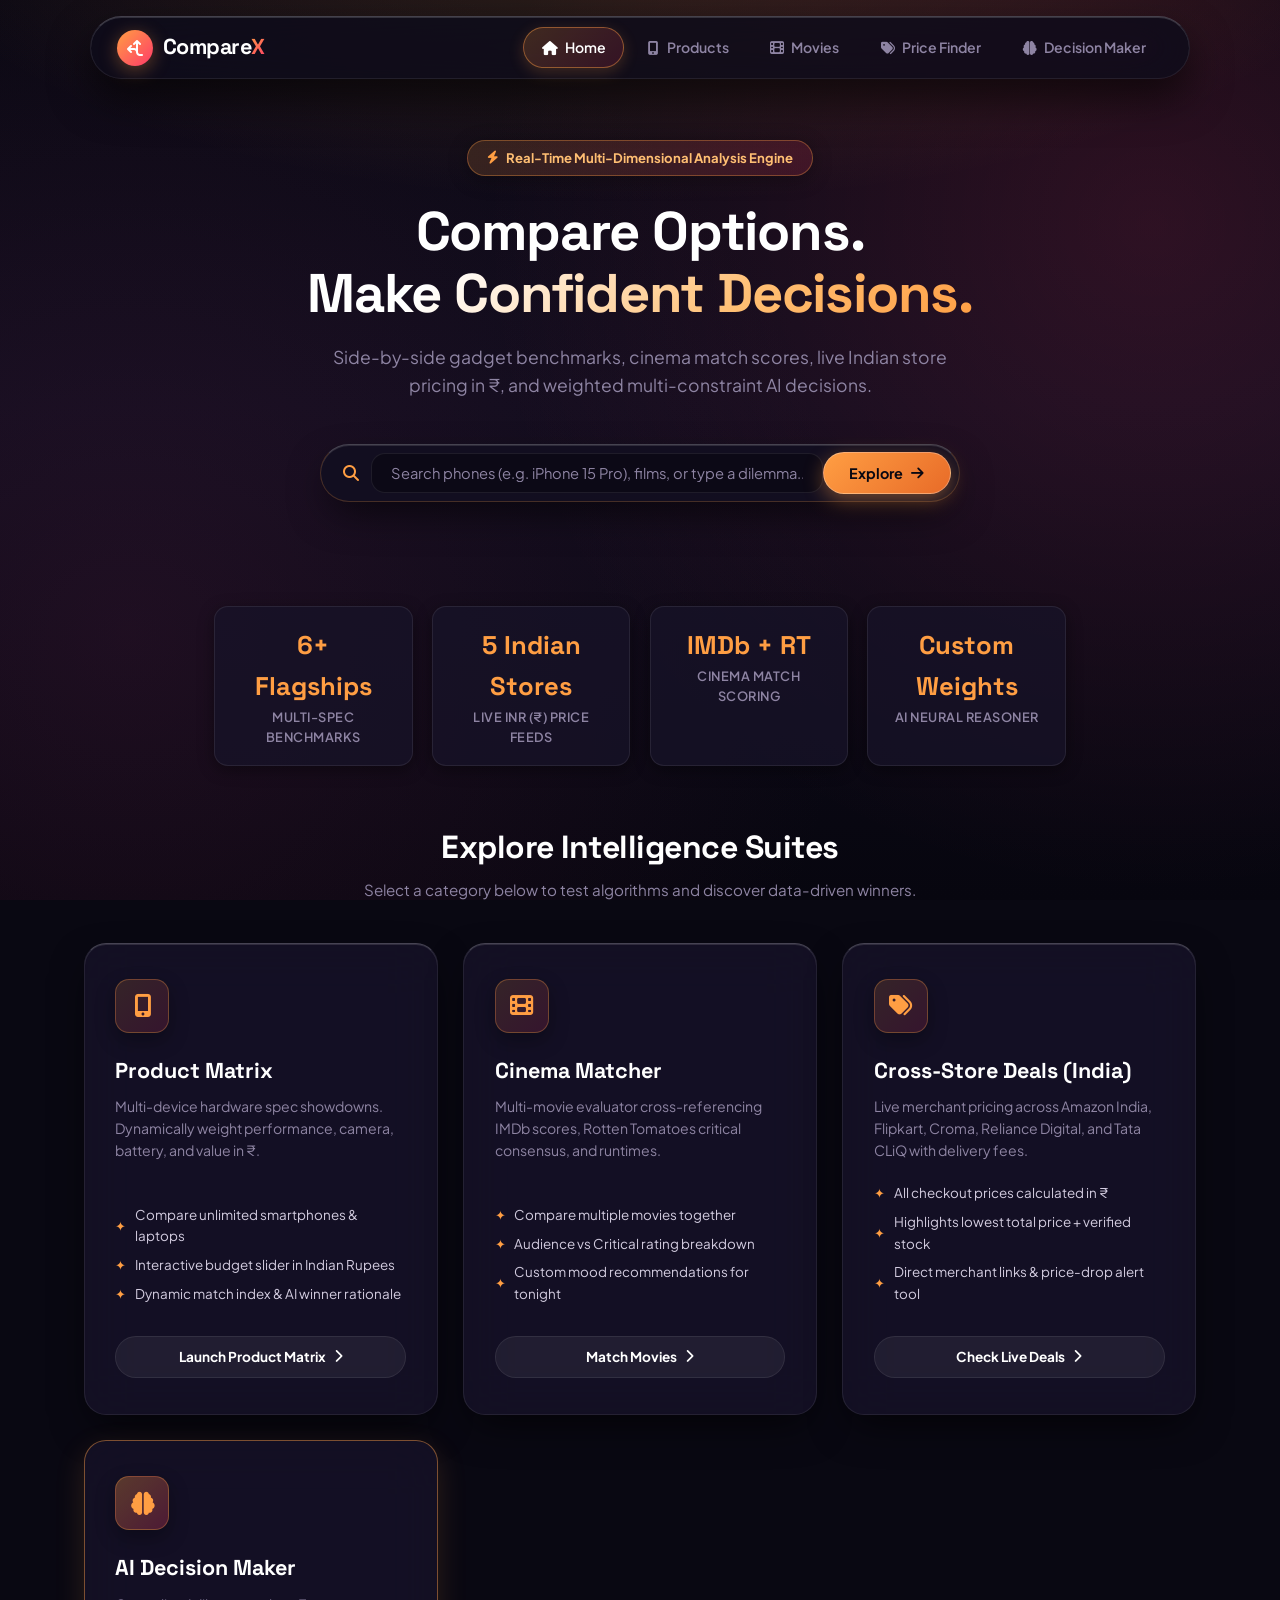
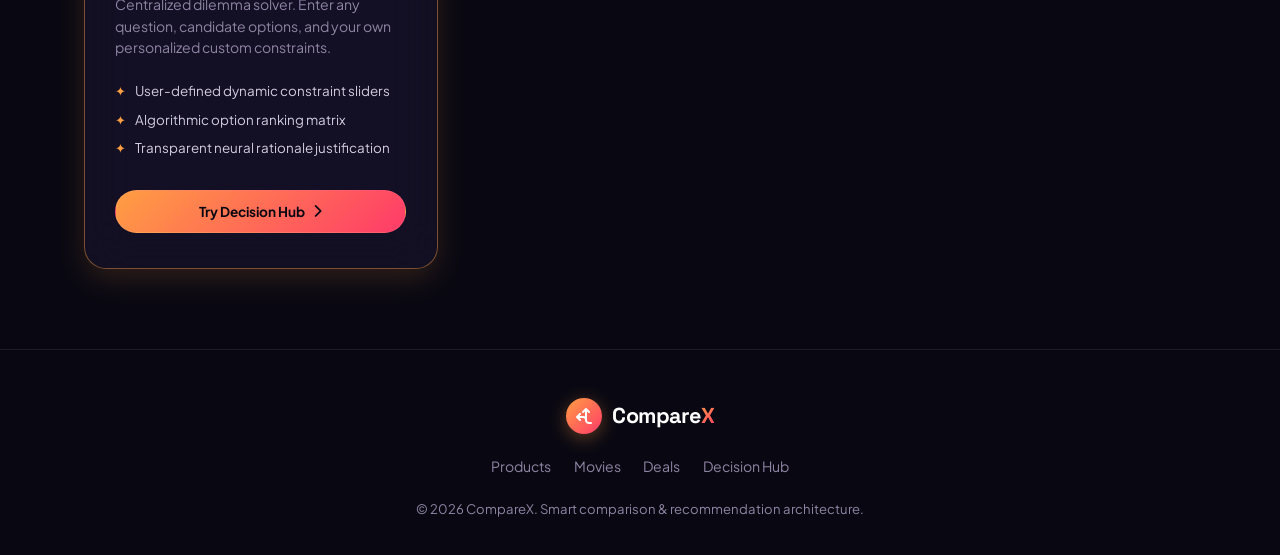
<file: index.html>
<!DOCTYPE html>
<html lang="en">
<head>
  <meta charset="UTF-8">
  <meta name="viewport" content="width=device-width, initial-scale=1.0">
  <title>CompareX — Smart Decision & Comparison Engine</title>
  <link rel="stylesheet" href="css/style.css">
  <link rel="stylesheet" href="https://cdnjs.cloudflare.com/ajax/libs/font-awesome/6.4.0/css/all.min.css">
  <style>
    /* Hero Feature Metric Grid */
    .hero-stats-banner {
      display: grid;
      grid-template-columns: repeat(auto-fit, minmax(180px, 1fr));
      gap: 1.2rem;
      max-width: 900px;
      margin: 0 auto 3.5rem;
      padding: 0 1.5rem;
    }
    .stat-pill-card {
      background: var(--surface-card);
      border: 1px solid var(--border-hairline);
      border-radius: var(--radius-inner);
      padding: 1.1rem 1.4rem;
      text-align: center;
      box-shadow: var(--shadow-sm);
      transition: var(--transition);
    }
    .stat-pill-card:hover {
      border-color: var(--border-active);
      transform: translateY(-3px);
    }
    .stat-number {
      font-family: 'Space Grotesk', sans-serif;
      font-size: 1.6rem;
      font-weight: 800;
      color: var(--c-amber-primary);
    }
    .stat-label {
      font-size: 0.8rem;
      color: var(--text-dim);
      font-weight: 600;
      text-transform: uppercase;
      letter-spacing: 0.5px;
    }
  </style>
</head>
<body>
  <!-- Navigation Island -->
  <header class="navbar">
    <a href="index.html" class="brand">
      <div class="brand-icon"><i class="fa-solid fa-arrows-split-up-and-left"></i></div>
      <div class="brand-name">Compare<span>X</span></div>
    </a>
    <ul class="nav-links">
      <li><a href="index.html" class="active"><i class="fa-solid fa-house"></i> Home</a></li>
      <li><a href="products.html"><i class="fa-solid fa-mobile-screen-button"></i> Products</a></li>
      <li><a href="movies.html"><i class="fa-solid fa-film"></i> Movies</a></li>
      <li><a href="prices.html"><i class="fa-solid fa-tags"></i> Price Finder</a></li>
      <li><a href="decision.html"><i class="fa-solid fa-brain"></i> Decision Maker</a></li>
    </ul>
  </header>

  <!-- Hero Section -->
  <main>
    <section class="hero">
      <div class="hero-pill">
        <i class="fa-solid fa-bolt" style="color: var(--c-amber-primary);"></i> Real-Time Multi-Dimensional Analysis Engine
      </div>
      <h1>Compare Options.<br><span class="gradient-text">Make Confident Decisions.</span></h1>
      <p class="hero-sub">
        Side-by-side gadget benchmarks, cinema match scores, live Indian store pricing in ₹, and weighted multi-constraint AI decisions.
      </p>

      <!-- Global Search Pill -->
      <div class="search-container">
        <div class="search-box">
          <i class="fa-solid fa-magnifying-glass" style="color: var(--c-amber-primary); margin-right: 0.75rem;"></i>
          <input type="text" id="mainSearchInput" placeholder="Search phones (e.g. iPhone 15 Pro), films, or type a dilemma...">
          <button class="search-btn" id="mainSearchBtn">
            Explore <i class="fa-solid fa-arrow-right"></i>
          </button>
        </div>
      </div>
    </section>

    <!-- Quick Stats Bar -->
    <div class="hero-stats-banner">
      <div class="stat-pill-card">
        <div class="stat-number">6+ Flagships</div>
        <div class="stat-label">Multi-Spec Benchmarks</div>
      </div>
      <div class="stat-pill-card">
        <div class="stat-number">5 Indian Stores</div>
        <div class="stat-label">Live INR (₹) Price Feeds</div>
      </div>
      <div class="stat-pill-card">
        <div class="stat-number">IMDb + RT</div>
        <div class="stat-label">Cinema Match Scoring</div>
      </div>
      <div class="stat-pill-card">
        <div class="stat-number">Custom Weights</div>
        <div class="stat-label">AI Neural Reasoner</div>
      </div>
    </div>

    <!-- Category Grid with Enhanced Visual Cards -->
    <section class="categories-section">
      <div class="section-title-wrap">
        <h2 class="section-title">Explore Intelligence Suites</h2>
        <p class="section-sub">Select a category below to test algorithms and discover data-driven winners.</p>
      </div>

      <div class="category-grid">
        <!-- Card 1: Product Comparison -->
        <div class="cat-card">
          <div class="cat-icon"><i class="fa-solid fa-mobile-screen-button"></i></div>
          <h3>Product Matrix</h3>
          <p>Multi-device hardware spec showdowns. Dynamically weight performance, camera, battery, and value in ₹.</p>
          <ul class="cat-features">
            <li>Compare unlimited smartphones & laptops</li>
            <li>Interactive budget slider in Indian Rupees</li>
            <li>Dynamic match index & AI winner rationale</li>
          </ul>
          <a href="products.html" class="btn-card">Launch Product Matrix <i class="fa-solid fa-chevron-right"></i></a>
        </div>

        <!-- Card 2: Movie Comparison -->
        <div class="cat-card">
          <div class="cat-icon"><i class="fa-solid fa-film"></i></div>
          <h3>Cinema Matcher</h3>
          <p>Multi-movie evaluator cross-referencing IMDb scores, Rotten Tomatoes critical consensus, and runtimes.</p>
          <ul class="cat-features">
            <li>Compare multiple movies together</li>
            <li>Audience vs Critical rating breakdown</li>
            <li>Custom mood recommendations for tonight</li>
          </ul>
          <a href="movies.html" class="btn-card">Match Movies <i class="fa-solid fa-chevron-right"></i></a>
        </div>

        <!-- Card 3: Price Finder -->
        <div class="cat-card">
          <div class="cat-icon"><i class="fa-solid fa-tags"></i></div>
          <h3>Cross-Store Deals (India)</h3>
          <p>Live merchant pricing across Amazon India, Flipkart, Croma, Reliance Digital, and Tata CLiQ with delivery fees.</p>
          <ul class="cat-features">
            <li>All checkout prices calculated in ₹</li>
            <li>Highlights lowest total price + verified stock</li>
            <li>Direct merchant links & price-drop alert tool</li>
          </ul>
          <a href="prices.html" class="btn-card">Check Live Deals <i class="fa-solid fa-chevron-right"></i></a>
        </div>

        <!-- Card 4: AI Decision Maker -->
        <div class="cat-card" style="border-color: rgba(255, 158, 67, 0.45); box-shadow: 0 10px 30px rgba(255, 158, 67, 0.15);">
          <div class="cat-icon" style="background: linear-gradient(135deg, rgba(255, 158, 67, 0.3), rgba(255, 59, 105, 0.25));"><i class="fa-solid fa-brain"></i></div>
          <h3>AI Decision Maker</h3>
          <p>Centralized dilemma solver. Enter any question, candidate options, and your own personalized custom constraints.</p>
          <ul class="cat-features">
            <li>User-defined dynamic constraint sliders</li>
            <li>Algorithmic option ranking matrix</li>
            <li>Transparent neural rationale justification</li>
          </ul>
          <a href="decision.html" class="btn-card" style="background: linear-gradient(135deg, var(--c-amber-primary), var(--c-rose-neon)); color: #090812;">Try Decision Hub <i class="fa-solid fa-chevron-right"></i></a>
        </div>
      </div>
    </section>
  </main>

  <!-- Minimal Footer -->
  <footer>
    <div class="footer-content">
      <div class="brand">
        <div class="brand-icon"><i class="fa-solid fa-arrows-split-up-and-left"></i></div>
        <div class="brand-name">Compare<span>X</span></div>
      </div>
      <ul class="footer-links">
        <li><a href="products.html">Products</a></li>
        <li><a href="movies.html">Movies</a></li>
        <li><a href="prices.html">Deals</a></li>
        <li><a href="decision.html">Decision Hub</a></li>
      </ul>
      <div class="footer-copy">
        &copy; 2026 CompareX. Smart comparison & recommendation architecture.
      </div>
    </div>
  </footer>

  <script src="js/main.js"></script>
</body>
</html>
</file>
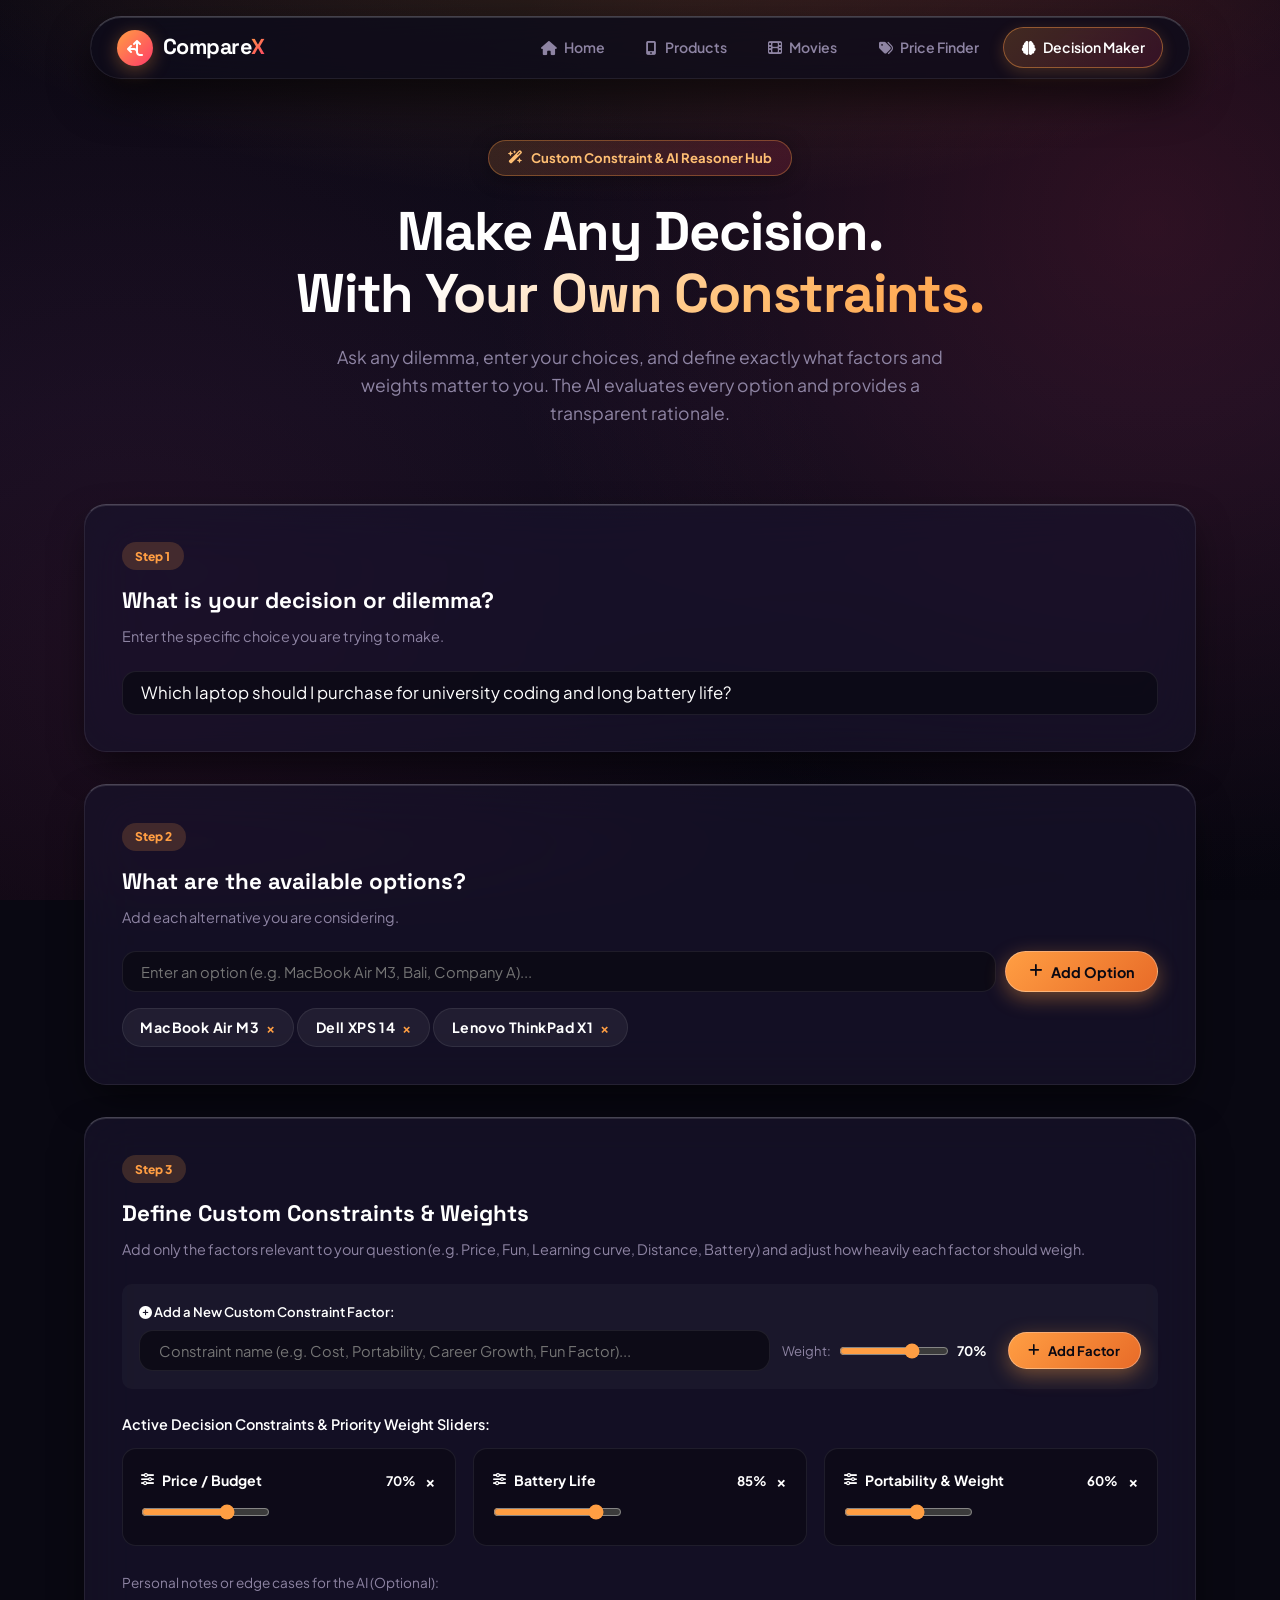
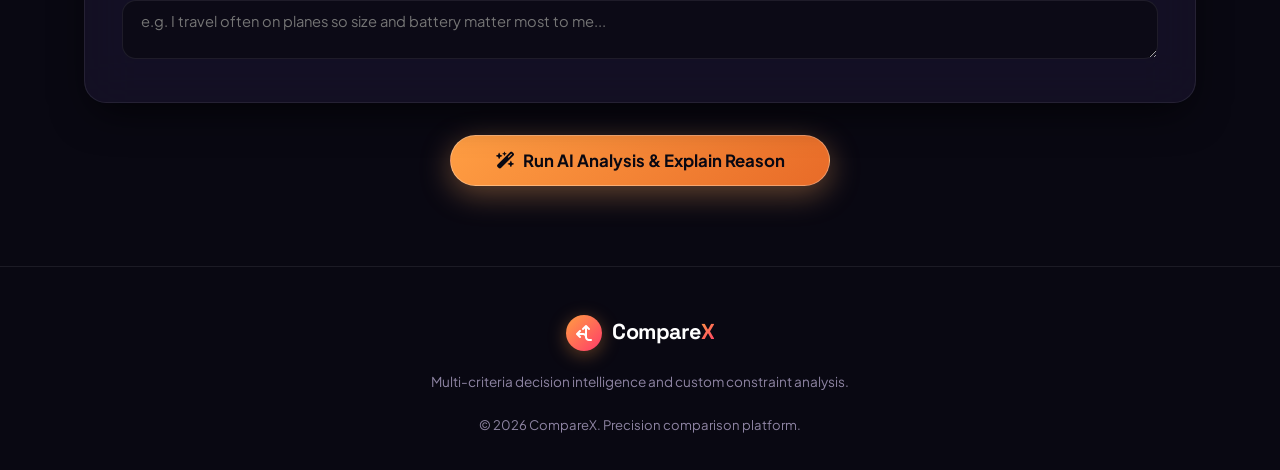
<file: decision.html>
<!DOCTYPE html>
<html lang="en">
<head>
  <meta charset="UTF-8">
  <meta name="viewport" content="width=device-width, initial-scale=1.0">
  <title>AI Decision Maker — CompareX</title>
  <link rel="stylesheet" href="css/style.css">
  <link rel="stylesheet" href="https://cdnjs.cloudflare.com/ajax/libs/font-awesome/6.4.0/css/all.min.css">
</head>
<body>
  <!-- Navigation -->
  <header class="navbar">
    <a href="index.html" class="brand">
      <div class="brand-icon"><i class="fa-solid fa-arrows-split-up-and-left"></i></div>
      <div class="brand-name">Compare<span>X</span></div>
    </a>
    <ul class="nav-links">
      <li><a href="index.html"><i class="fa-solid fa-house"></i> Home</a></li>
      <li><a href="products.html"><i class="fa-solid fa-mobile-screen-button"></i> Products</a></li>
      <li><a href="movies.html"><i class="fa-solid fa-film"></i> Movies</a></li>
      <li><a href="prices.html"><i class="fa-solid fa-tags"></i> Price Finder</a></li>
      <li><a href="decision.html" class="active"><i class="fa-solid fa-brain"></i> Decision Maker</a></li>
    </ul>
  </header>

  <!-- Hero Header -->
  <main>
    <section class="hero" style="padding-bottom: 2rem;">
      <div class="hero-pill">
        <i class="fa-solid fa-wand-magic-sparkles"></i> Custom Constraint & AI Reasoner Hub
      </div>
      <h1>Make Any Decision.<br><span class="gradient-text">With Your Own Constraints.</span></h1>
      <p class="hero-sub">
        Ask any dilemma, enter your choices, and define exactly what factors and weights matter to you. The AI evaluates every option and provides a transparent rationale.
      </p>
    </section>

    <!-- Centralized Multi-Step Decision Form -->
    <div class="decision-hub-wrap">
      
      <!-- Step 1: Define Decision Question -->
      <div class="mirror-card step-card">
        <div class="step-badge">Step 1</div>
        <h2 class="step-title">What is your decision or dilemma?</h2>
        <p class="step-desc">Enter the specific choice you are trying to make.</p>
        
        <input type="text" id="decisionQuestion" class="glass-input" style="width: 100%; font-size: 1.05rem;" 
               placeholder="e.g. Which city should I visit for my next vacation? or Which job offer to take?" 
               value="Which laptop should I purchase for university coding and long battery life?">
      </div>

      <!-- Step 2: Add Competing Options -->
      <div class="mirror-card step-card">
        <div class="step-badge">Step 2</div>
        <h2 class="step-title">What are the available options?</h2>
        <p class="step-desc">Add each alternative you are considering.</p>

        <div style="display: flex; gap: 0.6rem; margin-bottom: 1rem;">
          <input type="text" id="optionInput" class="glass-input" style="flex: 1;" placeholder="Enter an option (e.g. MacBook Air M3, Bali, Company A)...">
          <button id="addOptionBtn" class="search-btn" style="padding: 0.6rem 1.4rem;">
            <i class="fa-solid fa-plus"></i> Add Option
          </button>
        </div>

        <div class="option-chip-row" id="optionsContainer">
          <!-- Dynamic options chips injected here -->
        </div>
      </div>

      <!-- Step 3: Define Custom Constraints & Weights -->
      <div class="mirror-card step-card">
        <div class="step-badge">Step 3</div>
        <h2 class="step-title">Define Custom Constraints & Weights</h2>
        <p class="step-desc">Add only the factors relevant to your question (e.g. Price, Fun, Learning curve, Distance, Battery) and adjust how heavily each factor should weigh.</p>

        <!-- Form to Add a Custom Constraint -->
        <div style="background: rgba(255,255,255,0.03); border: 1px solid var(--glass-border); border-radius: var(--radius-sm); padding: 1.1rem; margin-bottom: 1.5rem;">
          <label style="font-size: 0.82rem; color: var(--c-blush-cream); display: block; margin-bottom: 0.5rem; font-weight: 600;">
            <i class="fa-solid fa-plus-circle" style="color: var(--c-amber-warm);"></i> Add a New Custom Constraint Factor:
          </label>
          <div style="display: flex; flex-wrap: wrap; gap: 0.8rem; align-items: center;">
            <input type="text" id="constraintNameInput" class="glass-input" style="flex: 1; min-width: 200px;" 
                   placeholder="Constraint name (e.g. Cost, Portability, Career Growth, Fun Factor)...">
            
            <div style="display: flex; align-items: center; gap: 0.5rem;">
              <span style="font-size: 0.82rem; color: var(--text-dim);">Weight:</span>
              <input type="range" id="constraintWeightInput" class="constraint-slider" style="width: 110px;" min="5" max="100" value="70">
              <span id="constraintWeightValPreview" style="font-size: 0.82rem; font-weight: 700; color: var(--c-amber-warm); min-width: 38px;">70%</span>
            </div>

            <button id="addConstraintBtn" class="search-btn" style="padding: 0.55rem 1.2rem; font-size: 0.82rem;">
              <i class="fa-solid fa-plus"></i> Add Factor
            </button>
          </div>
        </div>

        <!-- Rendered Dynamic Constraints Grid -->
        <h4 style="font-size: 0.9rem; font-weight: 600; color: #fff; margin-bottom: 0.8rem;">
          Active Decision Constraints & Priority Weight Sliders:
        </h4>
        <div class="constraint-grid" id="constraintsContainer">
          <!-- Dynamically populated custom constraint cards -->
        </div>

        <!-- Optional User Context Notes -->
        <div style="margin-top: 1.6rem;">
          <label style="font-size: 0.85rem; color: var(--text-dim); display: block; margin-bottom: 0.4rem;">
            Personal notes or edge cases for the AI (Optional):
          </label>
          <textarea id="userContext" class="glass-input" rows="2" style="width: 100%; resize: vertical;" 
                    placeholder="e.g. I travel often on planes so size and battery matter most to me..."></textarea>
        </div>
      </div>

      <!-- Action Button -->
      <div style="text-align: center; margin-bottom: 3rem;">
        <button id="analyzeBtn" class="search-btn" style="padding: 0.85rem 2.8rem; font-size: 1.05rem; margin: 0 auto; box-shadow: 0 8px 30px rgba(237, 158, 89, 0.4);">
          <i class="fa-solid fa-wand-magic-sparkles"></i> Run AI Analysis & Explain Reason
        </button>
      </div>

      <!-- Result Card (Initially Hidden) -->
      <div id="decisionResultCard" class="mirror-card step-card" style="display: none; border-color: var(--c-amber-warm); box-shadow: 0 0 35px rgba(237, 158, 89, 0.3);">
        <div id="resultBody"></div>
      </div>

    </div>
  </main>

  <!-- Minimal Footer -->
  <footer>
    <div class="footer-content">
      <div class="brand">
        <div class="brand-icon"><i class="fa-solid fa-arrows-split-up-and-left"></i></div>
        <div class="brand-name">Compare<span>X</span></div>
      </div>
      <p style="color: var(--text-dim); font-size: 0.85rem;">
        Multi-criteria decision intelligence and custom constraint analysis.
      </p>
      <div class="footer-copy">
        &copy; 2026 CompareX. Precision comparison platform.
      </div>
    </div>
  </footer>

  <script src="js/decision.js"></script>
</body>
</html>
</file>
<file: css/style.css>
/* CompareX — Cyber-Executive Obsidian & Luminescent Aurora Design System */
@import url('https://fonts.googleapis.com/css2?family=Plus+Jakarta+Sans:wght@300;400;500;600;700;800&family=Space+Grotesk:wght@500;600;700&display=swap');

:root {
  /* Rich Deep Obsidian & Midnight Canvas */
  --bg-canvas: #090812;
  --bg-canvas-subtle: #0f0d1b;

  /* Palette Hierarchy (Preserving uploaded warm amber & berry dusk tones with neon vibrancy) */
  --c-amber-primary: #FF9E43;
  --c-amber-light: #FFBF73;
  --c-amber-glow: rgba(255, 158, 67, 0.35);
  
  --c-rose-neon: #FF3B69;
  --c-rose-glow: rgba(255, 59, 105, 0.3);
  
  --c-purple-deep: #2A153E;
  --c-violet-glow: rgba(147, 51, 234, 0.25);
  --c-cyan-accent: #00F0FF;

  /* Dark Multi-layered Obsidian Surfaces */
  --surface-ground: rgba(18, 15, 30, 0.85);
  --surface-card: rgba(23, 19, 41, 0.75);
  --surface-card-hover: rgba(33, 27, 60, 0.9);
  --surface-pill: rgba(255, 255, 255, 0.05);

  /* Micro-Borders */
  --border-hairline: rgba(255, 255, 255, 0.08);
  --border-medium: rgba(255, 158, 67, 0.22);
  --border-active: rgba(255, 158, 67, 0.7);
  --border-light-top: rgba(255, 255, 255, 0.22);

  /* Deep Atmospheric Glows & Shadows */
  --shadow-sm: 0 4px 16px rgba(0, 0, 0, 0.4);
  --shadow-card: 0 16px 40px -10px rgba(0, 0, 0, 0.7), inset 0 1px 0 rgba(255, 255, 255, 0.12);
  --shadow-card-hover: 0 24px 60px -12px rgba(0, 0, 0, 0.85), 0 0 35px var(--c-amber-glow), inset 0 1px 1px rgba(255, 255, 255, 0.25);
  --shadow-glow: 0 0 30px var(--c-amber-glow);

  /* Typography */
  --text-main: #FFFFFF;
  --text-muted: #D3CCE0;
  --text-dim: #8E84A3;

  /* Curvature */
  --radius-pill: 9999px;
  --radius-card: 22px;
  --radius-inner: 14px;
  --radius-sm: 10px;

  --transition: all 0.3s cubic-bezier(0.16, 1, 0.3, 1);
}

* {
  margin: 0;
  padding: 0;
  box-sizing: border-box;
}

body {
  font-family: 'Plus Jakarta Sans', -apple-system, BlinkMacSystemFont, sans-serif;
  background-color: var(--bg-canvas);
  color: var(--text-main);
  line-height: 1.6;
  overflow-x: hidden;
  background-image: 
    radial-gradient(ellipse 90% 50% at 50% -10%, rgba(255, 158, 67, 0.18) 0%, transparent 65%),
    radial-gradient(circle at 90% 25%, rgba(255, 59, 105, 0.14) 0%, transparent 50%),
    radial-gradient(circle at 10% 70%, rgba(102, 34, 73, 0.22) 0%, transparent 55%),
    linear-gradient(180deg, #090812 0%, #0E0C1C 45%, #07060F 100%);
  background-attachment: fixed;
  min-height: 100vh;
  -webkit-font-smoothing: antialiased;
}

a {
  color: inherit;
  text-decoration: none;
}

/* ========================================================
   FLOATING DOCK NAVBAR
======================================================== */
.navbar {
  position: sticky;
  top: 16px;
  z-index: 100;
  max-width: 1100px;
  margin: 0 auto;
  border-radius: var(--radius-pill);
  backdrop-filter: blur(28px) saturate(200%);
  -webkit-backdrop-filter: blur(28px) saturate(200%);
  background: rgba(14, 12, 26, 0.85);
  border: 1px solid var(--border-hairline);
  border-top: 1px solid var(--border-light-top);
  padding: 0.65rem 1.6rem;
  display: flex;
  align-items: center;
  justify-content: space-between;
  box-shadow: 0 20px 40px rgba(0, 0, 0, 0.6), inset 0 1px 0 rgba(255, 255, 255, 0.15);
}

.brand {
  display: flex;
  align-items: center;
  gap: 0.65rem;
  font-family: 'Space Grotesk', sans-serif;
  font-size: 1.35rem;
  font-weight: 700;
  letter-spacing: -0.5px;
}

.brand-icon {
  width: 36px;
  height: 36px;
  background: linear-gradient(135deg, var(--c-amber-primary), var(--c-rose-neon));
  border-radius: var(--radius-pill);
  display: flex;
  align-items: center;
  justify-content: center;
  color: #FFFFFF;
  font-size: 1rem;
  box-shadow: 0 4px 18px var(--c-amber-glow);
}

.brand-name {
  color: #FFFFFF;
}
.brand-name span {
  background: linear-gradient(135deg, var(--c-amber-primary), var(--c-rose-neon));
  background-clip: text;
  -webkit-background-clip: text;
  -webkit-text-fill-color: transparent;
}

.nav-links {
  display: flex;
  align-items: center;
  gap: 0.4rem;
  list-style: none;
}

.nav-links a {
  color: var(--text-dim);
  font-weight: 600;
  font-size: 0.88rem;
  transition: var(--transition);
  padding: 0.5rem 1.1rem;
  border-radius: var(--radius-pill);
  display: flex;
  align-items: center;
  gap: 0.45rem;
}

.nav-links a:hover {
  color: var(--text-main);
  background: rgba(255, 255, 255, 0.06);
}

.nav-links a.active {
  background: linear-gradient(135deg, rgba(255, 158, 67, 0.2), rgba(255, 59, 105, 0.15));
  border: 1px solid rgba(255, 158, 67, 0.45);
  color: #FFFFFF;
  box-shadow: 0 4px 15px rgba(255, 158, 67, 0.2);
}

/* ========================================================
   HERO BANNER & SEARCH BAR
======================================================== */
.hero {
  padding: 4.8rem 1.5rem 3.5rem;
  max-width: 900px;
  margin: 0 auto;
  text-align: center;
  position: relative;
}

.hero-pill {
  display: inline-flex;
  align-items: center;
  gap: 0.5rem;
  padding: 0.4rem 1.2rem;
  background: linear-gradient(90deg, rgba(255, 158, 67, 0.15), rgba(255, 59, 105, 0.15));
  border: 1px solid rgba(255, 158, 67, 0.35);
  border-radius: var(--radius-pill);
  font-size: 0.82rem;
  color: var(--c-amber-light);
  font-weight: 700;
  margin-bottom: 1.5rem;
  box-shadow: 0 4px 20px rgba(0, 0, 0, 0.3);
}

.hero h1 {
  font-family: 'Space Grotesk', sans-serif;
  font-size: 3.4rem;
  font-weight: 800;
  line-height: 1.15;
  letter-spacing: -1.2px;
  margin-bottom: 1.1rem;
}

.gradient-text {
  background: linear-gradient(135deg, #FFFFFF 20%, var(--c-amber-light) 65%, var(--c-amber-primary) 100%);
  background-clip: text;
  -webkit-background-clip: text;
  -webkit-text-fill-color: transparent;
}

.hero-sub {
  font-size: 1.1rem;
  color: var(--text-dim);
  max-width: 640px;
  margin: 0 auto 2.8rem;
  font-weight: 400;
}

.search-container {
  max-width: 640px;
  margin: 0 auto 3rem;
}

.search-box {
  display: flex;
  align-items: center;
  background: rgba(18, 15, 33, 0.9);
  backdrop-filter: blur(24px);
  -webkit-backdrop-filter: blur(24px);
  border: 1px solid var(--border-medium);
  border-top: 1px solid var(--border-light-top);
  border-radius: var(--radius-pill);
  padding: 0.45rem 0.5rem 0.45rem 1.4rem;
  box-shadow: var(--shadow-card);
  transition: var(--transition);
}

.search-box:focus-within {
  border-color: var(--c-amber-primary);
  box-shadow: 0 15px 40px rgba(0, 0, 0, 0.8), 0 0 30px var(--c-amber-glow);
}

.search-box input {
  flex: 1;
  background: transparent !important;
  border: none !important;
  color: #FFFFFF !important;
  padding: 0.5rem 0.6rem !important;
  font-size: 0.96rem;
  outline: none !important;
}

.search-box input::placeholder {
  color: var(--text-dim);
}

/* ========================================================
   UNIFIED BUTTONS
======================================================== */
button, 
.btn-card, 
.search-btn, 
.pick-toggle-btn {
  font-family: inherit;
  border-radius: var(--radius-pill);
  cursor: pointer;
  transition: var(--transition);
  display: inline-flex;
  align-items: center;
  justify-content: center;
  gap: 0.5rem;
  font-weight: 700;
  text-decoration: none;
  outline: none;
}

.search-btn, .btn-primary {
  background: linear-gradient(135deg, var(--c-amber-primary), #E86B28);
  color: #090812;
  padding: 0.7rem 1.6rem;
  font-size: 0.9rem;
  border: 1px solid rgba(255, 255, 255, 0.3);
  box-shadow: 0 6px 20px rgba(255, 158, 67, 0.4);
}

.search-btn:hover, .btn-primary:hover {
  transform: translateY(-2px) scale(1.02);
  box-shadow: 0 8px 25px rgba(255, 158, 67, 0.6);
  color: #000;
}

.btn-card {
  padding: 0.6rem 1.35rem;
  background: rgba(255, 255, 255, 0.06);
  border: 1px solid var(--border-hairline);
  color: #FFFFFF;
  font-size: 0.85rem;
}

.btn-card:hover {
  background: linear-gradient(135deg, var(--c-amber-primary), var(--c-rose-neon));
  border-color: transparent;
  color: #090812;
  box-shadow: 0 6px 20px var(--c-amber-glow);
  transform: translateY(-2px);
}

.pick-toggle-btn {
  background: rgba(255, 255, 255, 0.08);
  border: 1px solid var(--border-hairline);
  color: var(--text-muted);
  font-size: 0.78rem;
  padding: 0.35rem 0.85rem;
}

.active-pick .pick-toggle-btn {
  background: var(--c-amber-primary);
  border-color: var(--c-amber-primary);
  color: #090812;
  font-weight: 800;
}

/* ========================================================
   UNIFIED CARDS & CONTAINERS
======================================================== */
.mirror-card, 
.cat-card, 
.comp-col-card, 
.price-overview-card, 
.step-card, 
.product-pick-card, 
.controls-panel, 
.alert-panel, 
.savings-card,
.selection-drawer {
  background: var(--surface-card);
  backdrop-filter: blur(28px) saturate(180%);
  -webkit-backdrop-filter: blur(28px) saturate(180%);
  border: 1px solid var(--border-hairline);
  border-top: 1px solid var(--border-light-top);
  border-radius: var(--radius-card);
  box-shadow: var(--shadow-card);
  transition: var(--transition);
}

.cat-card:hover, 
.comp-col-card:hover, 
.product-pick-card:hover {
  transform: translateY(-5px);
  border-color: var(--border-active);
  background: var(--surface-card-hover);
  box-shadow: var(--shadow-card-hover);
}

/* ========================================================
   GRID LAYOUTS & CATEGORY CARDS
======================================================== */
.categories-section, .comp-container, .decision-hub-wrap {
  max-width: 1160px;
  margin: 0 auto 5rem;
  padding: 0 1.5rem;
}

.section-title-wrap {
  text-align: center;
  margin-bottom: 2.5rem;
}

.section-title {
  font-family: 'Space Grotesk', sans-serif;
  font-size: 2rem;
  font-weight: 700;
  letter-spacing: -0.5px;
}

.section-sub {
  color: var(--text-dim);
  font-size: 0.95rem;
  margin-top: 0.3rem;
}

.category-grid, .comp-columns, .comp-grid-movies {
  display: grid;
  grid-template-columns: repeat(auto-fit, minmax(260px, 1fr));
  gap: 1.6rem;
}

.cat-card {
  padding: 2.2rem 1.9rem;
  display: flex;
  flex-direction: column;
}

.cat-icon {
  width: 54px;
  height: 54px;
  border-radius: var(--radius-inner);
  background: linear-gradient(135deg, rgba(255, 158, 67, 0.15), rgba(255, 59, 105, 0.15));
  border: 1px solid rgba(255, 158, 67, 0.3);
  display: flex;
  align-items: center;
  justify-content: center;
  font-size: 1.45rem;
  margin-bottom: 1.3rem;
  color: var(--c-amber-primary);
  box-shadow: 0 8px 20px rgba(0, 0, 0, 0.3);
}

.cat-card h3 {
  font-family: 'Space Grotesk', sans-serif;
  font-size: 1.35rem;
  margin-bottom: 0.5rem;
  font-weight: 700;
}

.cat-card p {
  color: var(--text-dim);
  font-size: 0.88rem;
  line-height: 1.55;
  margin-bottom: 1.3rem;
  flex-grow: 1;
}

.cat-features {
  list-style: none;
  margin-bottom: 1.5rem;
  font-size: 0.84rem;
  color: var(--text-muted);
}

.cat-features li {
  display: flex;
  align-items: center;
  gap: 0.55rem;
  margin-bottom: 0.45rem;
}

.cat-features li::before {
  content: "✦";
  color: var(--c-amber-primary);
}

/* ========================================================
   SELECTION DRAWER & PICKERS
======================================================== */
.selection-drawer {
  padding: 1.5rem 1.8rem;
  margin-bottom: 2.2rem;
}

.selectors-row {
  display: grid;
  grid-template-columns: repeat(auto-fit, minmax(230px, 1fr));
  gap: 1rem;
}

.product-pick-card {
  padding: 0.9rem 1.15rem;
  display: flex;
  align-items: center;
  gap: 1rem;
  cursor: pointer;
}

.product-pick-card img {
  width: 54px;
  height: 54px;
  object-fit: contain;
  border-radius: var(--radius-sm);
  background: rgba(0, 0, 0, 0.3);
  padding: 5px;
}

.product-pick-card.active-pick {
  border-color: var(--border-active);
  background: rgba(255, 158, 67, 0.14);
  box-shadow: 0 0 25px rgba(255, 158, 67, 0.2);
}

.pick-info h4 {
  font-size: 0.9rem;
  color: #FFFFFF;
  margin-bottom: 0.2rem;
}

.pick-price {
  font-size: 0.85rem;
  color: var(--c-amber-primary);
  font-weight: 700;
}

/* ========================================================
   COMPARISON COLUMNS & WINNER BADGES
======================================================== */
.comp-col-card {
  padding: 2rem 1.8rem;
  display: flex;
  flex-direction: column;
  align-items: center;
}

.comp-col-card.winner-card {
  border-color: var(--c-amber-primary) !important;
  box-shadow: 0 0 35px var(--c-amber-glow), var(--shadow-card) !important;
  background: rgba(35, 26, 56, 0.9) !important;
}

.comp-img {
  width: 145px;
  height: 145px;
  object-fit: contain;
  border-radius: var(--radius-inner);
  margin-bottom: 1.2rem;
  filter: drop-shadow(0 12px 25px rgba(0,0,0,0.6));
}

.price-tag {
  font-size: 1.65rem;
  font-weight: 800;
  color: var(--c-amber-primary);
  margin: 0.4rem 0;
  font-family: 'Space Grotesk', sans-serif;
}

.score-progress {
  height: 8px;
  background: rgba(255, 255, 255, 0.08);
  border-radius: var(--radius-pill);
  overflow: hidden;
}

.score-fill {
  height: 100%;
  border-radius: var(--radius-pill);
  background: linear-gradient(90deg, var(--c-rose-neon), var(--c-amber-primary));
  transition: width 0.7s cubic-bezier(0.16, 1, 0.3, 1);
}

.score-fill.green {
  background: linear-gradient(90deg, var(--c-amber-primary), #FFD29D);
}

.mini-scores {
  width: 100%;
  display: flex;
  flex-direction: column;
  gap: 0.45rem;
  font-size: 0.86rem;
  color: var(--text-dim);
  border-top: 1px solid var(--border-hairline);
  padding-top: 1.1rem;
}

.score-row {
  display: flex;
  justify-content: space-between;
}

/* ========================================================
   BADGES & CHIPS
======================================================== */
.badge, .option-chip {
  display: inline-flex;
  align-items: center;
  gap: 0.45rem;
  padding: 0.32rem 0.9rem;
  border-radius: var(--radius-pill);
  font-size: 0.75rem;
  font-weight: 700;
  text-transform: uppercase;
  letter-spacing: 0.4px;
}

.badge-winner {
  background: linear-gradient(135deg, rgba(255, 158, 67, 0.25), rgba(255, 59, 105, 0.2));
  color: #FFE2C2;
  border: 1px solid var(--c-amber-primary);
  box-shadow: 0 0 15px var(--c-amber-glow);
}

.badge-best-value {
  background: rgba(255, 59, 105, 0.2);
  color: #FFA6BD;
  border: 1px solid var(--c-rose-neon);
}

.option-chip {
  background: rgba(255, 255, 255, 0.06);
  border: 1px solid var(--border-hairline);
  color: #FFFFFF;
  text-transform: none;
  font-size: 0.88rem;
  padding: 0.45rem 1.1rem;
}

.option-chip .remove-chip {
  cursor: pointer;
  color: var(--c-amber-primary);
  font-weight: bold;
}

/* ========================================================
   AI CALLOUT
======================================================== */
.ai-box {
  background: linear-gradient(135deg, rgba(42, 21, 62, 0.65), rgba(18, 15, 33, 0.85));
  border: 1px solid rgba(255, 158, 67, 0.35);
  border-top: 1px solid rgba(255, 255, 255, 0.3);
  border-radius: var(--radius-card);
  padding: 1.7rem 2.2rem;
  margin: 2rem 0;
  box-shadow: var(--shadow-card);
}

.ai-box-header {
  display: flex;
  align-items: center;
  gap: 0.5rem;
  margin-bottom: 0.6rem;
  font-weight: 700;
  color: var(--c-amber-primary);
  font-size: 1.1rem;
  font-family: 'Space Grotesk', sans-serif;
}

.ai-box p {
  color: var(--text-muted);
  font-size: 0.94rem;
  line-height: 1.65;
}

/* ========================================================
   INPUTS & TABLES
======================================================== */
input[type="text"],
input[type="number"],
select,
textarea,
.glass-input {
  font-family: inherit;
  background: rgba(12, 10, 22, 0.85) !important;
  border: 1px solid var(--border-hairline) !important;
  border-radius: var(--radius-inner) !important;
  color: #FFFFFF !important;
  padding: 0.65rem 1.15rem !important;
  outline: none;
  font-size: 0.92rem;
  transition: var(--transition);
}

input[type="text"]:focus,
input[type="number"]:focus,
select:focus,
textarea:focus,
.glass-input:focus {
  border-color: var(--c-amber-primary) !important;
  box-shadow: 0 0 0 3px rgba(255, 158, 67, 0.25) !important;
}

select option {
  background: #120F20;
  color: #FFFFFF;
}

input[type="range"] {
  accent-color: var(--c-amber-primary);
  cursor: pointer;
}

.comparison-table-wrapper {
  overflow-x: auto;
  border-radius: var(--radius-card);
  border: 1px solid var(--border-hairline);
  background: var(--surface-card);
  box-shadow: var(--shadow-card);
  margin-top: 2rem;
}

.comp-table {
  width: 100%;
  border-collapse: collapse;
  text-align: left;
}

.comp-table th, .comp-table td {
  padding: 1.1rem 1.4rem;
  border-bottom: 1px solid var(--border-hairline);
  font-size: 0.9rem;
}

.comp-table th {
  background: rgba(15, 12, 28, 0.95);
  color: var(--c-amber-light);
  font-weight: 700;
  letter-spacing: 0.5px;
  text-transform: uppercase;
  font-size: 0.78rem;
}

.comp-table tr:hover td {
  background: rgba(255, 158, 67, 0.05);
}

.cell-highlight-best {
  background: rgba(255, 158, 67, 0.1) !important;
  color: #FFFFFF !important;
  font-weight: 700;
  border-left: 2px solid var(--c-amber-primary);
}

/* ========================================================
   DECISION MAKER & FOOTER
======================================================== */
.step-card {
  padding: 2.3rem;
  margin-bottom: 2rem;
}

.step-badge {
  display: inline-block;
  padding: 0.28rem 0.85rem;
  border-radius: var(--radius-pill);
  background: rgba(255, 158, 67, 0.18);
  color: var(--c-amber-primary);
  font-size: 0.75rem;
  font-weight: 800;
  margin-bottom: 0.8rem;
}

.step-title {
  font-family: 'Space Grotesk', sans-serif;
  font-size: 1.4rem;
  font-weight: 700;
  margin-bottom: 0.4rem;
}

.step-desc {
  font-size: 0.9rem;
  color: var(--text-dim);
  margin-bottom: 1.4rem;
}

.constraint-grid {
  display: grid;
  grid-template-columns: repeat(auto-fit, minmax(220px, 1fr));
  gap: 1.1rem;
}

.constraint-item {
  background: rgba(12, 10, 22, 0.75);
  border: 1px solid var(--border-hairline);
  border-radius: var(--radius-inner);
  padding: 1.15rem;
}

.constraint-label {
  display: flex;
  justify-content: space-between;
  font-size: 0.86rem;
  font-weight: 600;
  margin-bottom: 0.5rem;
}

footer {
  border-top: 1px solid var(--border-hairline);
  background: rgba(10, 9, 18, 0.95);
  padding: 3rem 1.5rem 2.2rem;
  margin-top: 5rem;
  text-align: center;
}

.footer-content {
  max-width: 900px;
  margin: 0 auto;
  display: flex;
  flex-direction: column;
  gap: 1.3rem;
  align-items: center;
}

.footer-links {
  display: flex;
  gap: 1.4rem;
  list-style: none;
  font-size: 0.88rem;
  color: var(--text-dim);
}

.footer-links a:hover {
  color: var(--c-amber-primary);
}

.footer-copy {
  color: var(--text-dim);
  font-size: 0.82rem;
}

@media (max-width: 768px) {
  .navbar {
    top: 6px;
    border-radius: var(--radius-inner);
    width: 95%;
    padding: 0.8rem 1rem;
  }
  .hero h1 {
    font-size: 2.3rem;
  }
}
</file>
